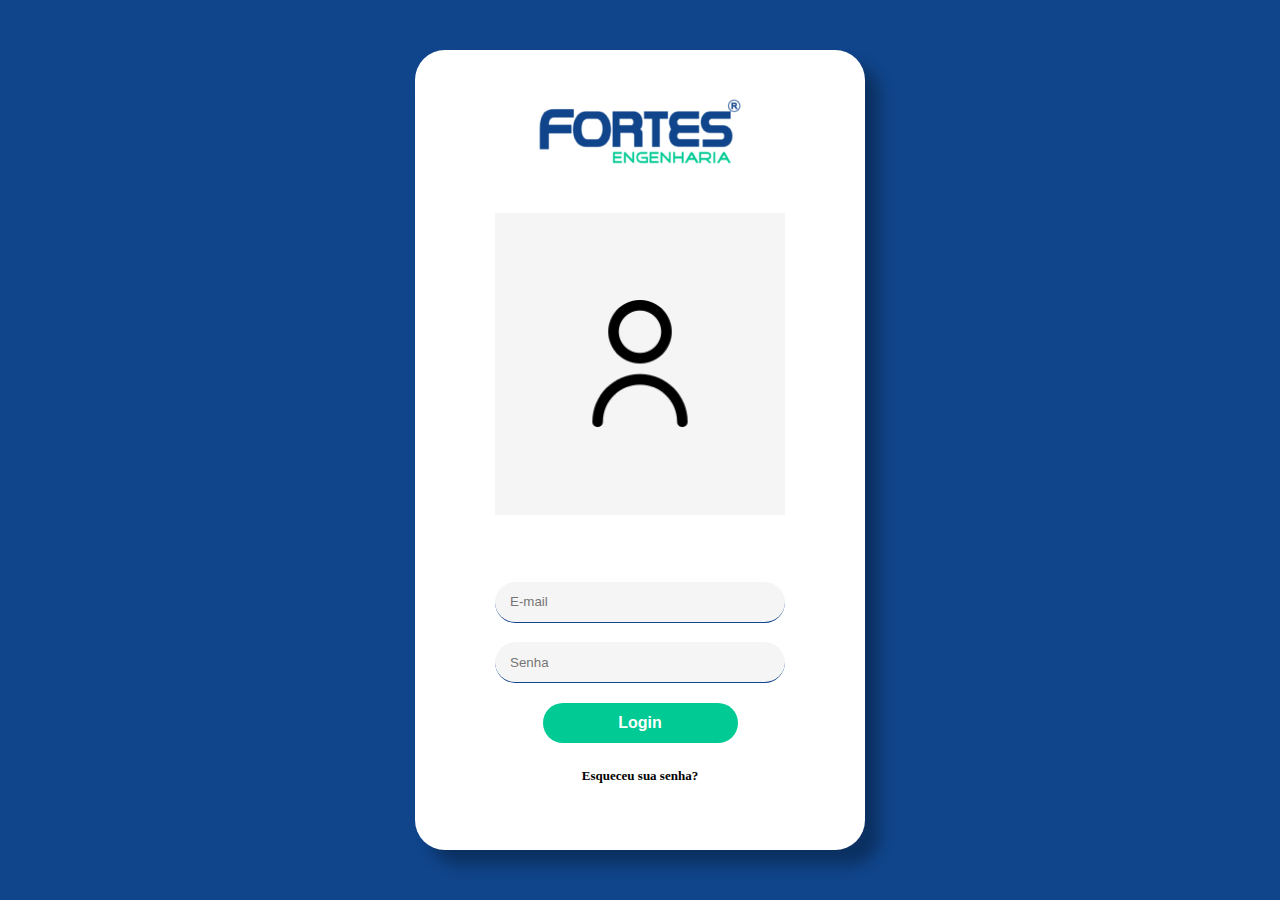
<file: index.html>
<!DOCTYPE html>
<html lang="pt-br">
<head>
    <meta charset="UTF-8">
    <meta http-equiv="X-UA-Compatible" content="IE=edge">
    <meta name="viewport" content="width=device-width, initial-scale=1.0">
    <link rel="stylesheet" href="./assets/css/root.css">
    <link rel="stylesheet" href="./assets/css/reset.css">
    <link rel="stylesheet" href="./assets/css/display.css">
    <link rel="stylesheet" href="./assets/css/index.css">
    <link rel="preconnect" href="https://fonts.googleapis.com">
    <link rel="preconnect" href="https://fonts.gstatic.com" crossorigin>
    <link href="https://fonts.googleapis.com/css2?family=Inter:wght@100;400;700;900&family=Montserrat:wght@100;400;500;700&family=Roboto:wght@300;400;500;700;900&display=swap" rel="stylesheet">
    <title>Login | Fortes</title>
</head>
<body class="corpo">
    <main class="principal">
        <img src="./assets/img/fortes.png" class="logo">
        <div class="container_icon">
            <img src="./assets/img/icon.png" class="icon">
        </div>
        <form class="container_login">
            <div class="login">
                <input type="email" class="input" placeholder="E-mail"
                onfocus="this.placeholder=''"
                onblur="this.placeholder='E-mail'" id="email" required>
                <label class="label">E-mail</label>
            </div>
            <div class="login">
                <input type="password" class="input" placeholder="Senha"
                onfocus="this.placeholder=''"
                onblur="this.placeholder='Senha'" id="senha" required>
                <label class="label">Senha</label>
            </div>
            <div class="container_button">
                <button class="button" id="btn">Login</button>
                <p><a href="./senha.html" class="link">Esqueceu sua senha?</a></p>
            </div>
        </form>
    </main>
</body>
<script src="./assets/js/login.js"></script>
</html>
</file>
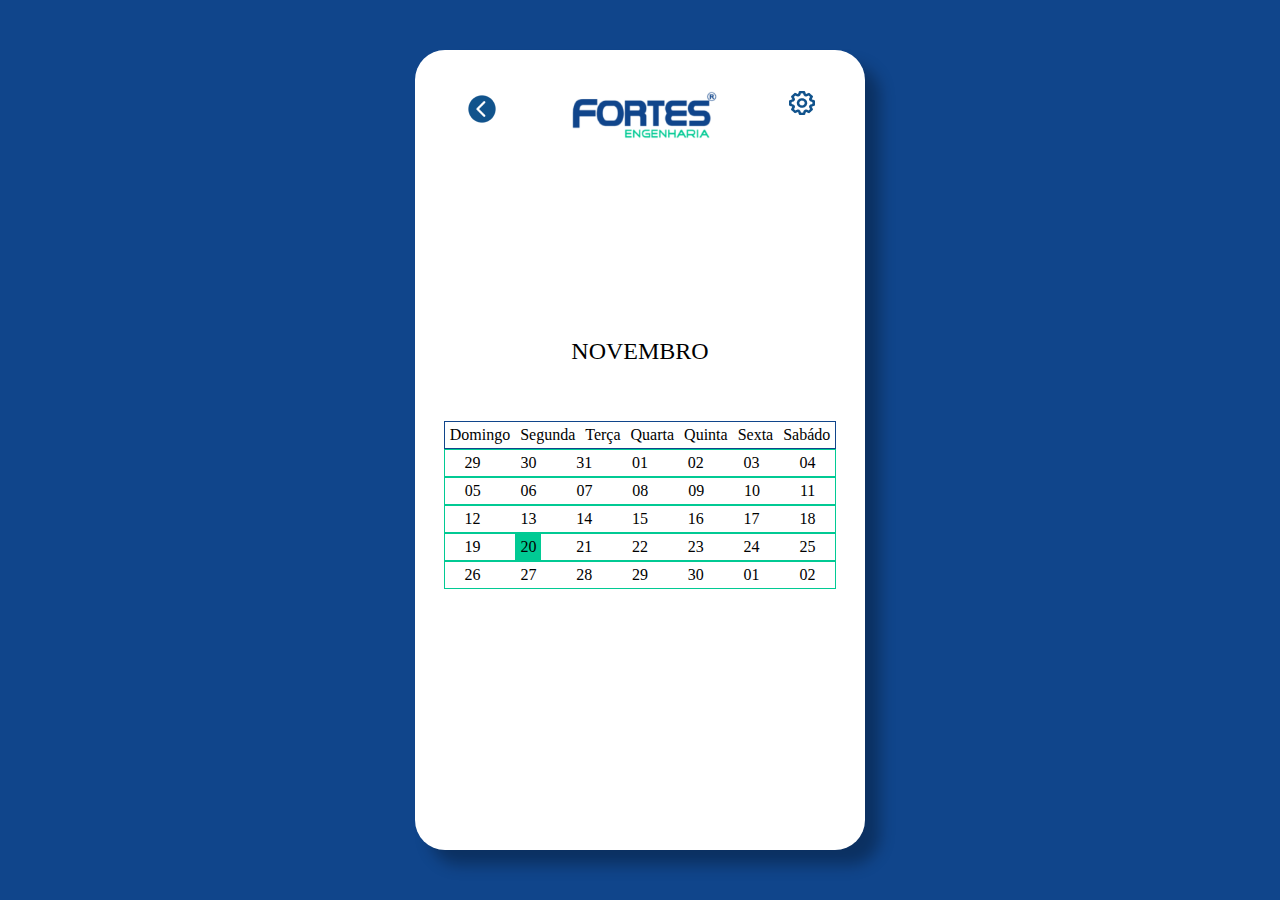
<file: calendario.html>
<!DOCTYPE html>
<html lang="pt-br">
<head>
    <meta charset="UTF-8">
    <meta http-equiv="X-UA-Compatible" content="IE=edge">
    <meta name="viewport" content="width=device-width, initial-scale=1.0">
    <link rel="stylesheet" href="./assets/css/root.css">
    <link rel="stylesheet" href="./assets/css/reset.css">
    <link rel="stylesheet" href="./assets/css/display.css">
    <link rel="stylesheet" href="./assets/css/calendario.css">
    <link rel="preconnect" href="https://fonts.googleapis.com">
    <link rel="preconnect" href="https://fonts.googleapis.com">
    <link rel="preconnect" href="https://fonts.gstatic.com" crossorigin>
    <link href="https://fonts.googleapis.com/css2?family=Fira+Sans:wght@100;300;500;700;900&display=swap" rel="stylesheet">
    <link href="https://fonts.googleapis.com/css2?family=Inter:wght@100;400;700;900&family=Montserrat:wght@100;400;500;700&family=Roboto:wght@300;400;500;700;900&display=swap" rel="stylesheet">
    <title>Calendário | Fortes</title>
</head>
<body class="corpo">
    <main class="principal">
        <header class="cabecalho">
            <div class="container_home">
                <img src="./assets/img/voltar.png" class="voltar">
            </div>
            <img src="./assets/img/fortes.png" class="logo">
            <div class="container_config">
                <img src="./assets/img/config.png" class="config">
            </div>
        </header>
        <section class="container_principal">
            <h2 class="texto_mes">NOVEMBRO</h2>
            <table class="table">
                <tr class="dias">
                    <td>Domingo</td>
                    <td>Segunda</td>
                    <td>Terça</td>
                    <td>Quarta</td>
                    <td>Quinta</td>
                    <td>Sexta</td>
                    <td>Sabádo</td>
                </tr>
                <tr class="numeros">
                    <td>29</td>
                    <td>30</td>
                    <td>31</td>
                    <td>01</td>
                    <td>02</td>
                    <td>03</td>
                    <td>04</td>
                </tr>
                <tr class="numeros">
                    <td>05</td>
                    <td>06</td>
                    <td>07</td>
                    <td>08</td>
                    <td>09</td>
                    <td>10</td>
                    <td>11</td>
                </tr>
                <tr class="numeros">
                    <td>12</td>
                    <td>13</td>
                    <td>14</td>
                    <td>15</td>
                    <td>16</td>
                    <td>17</td>
                    <td>18</td>
                </tr>
                <tr class="numeros">
                    <td>19</td>
                    <td class="hoje">20</td>
                    <td>21</td>
                    <td>22</td>
                    <td>23</td>
                    <td>24</td>
                    <td>25</td>
                </tr>
                <tr class="numeros">
                    <td>26</td>
                    <td>27</td>
                    <td>28</td>
                    <td>29</td>
                    <td>30</td>
                    <td>01</td>
                    <td>02</td>

                </tr>
            </table>
        </section>
    </main>
</body>
</html>
</file>
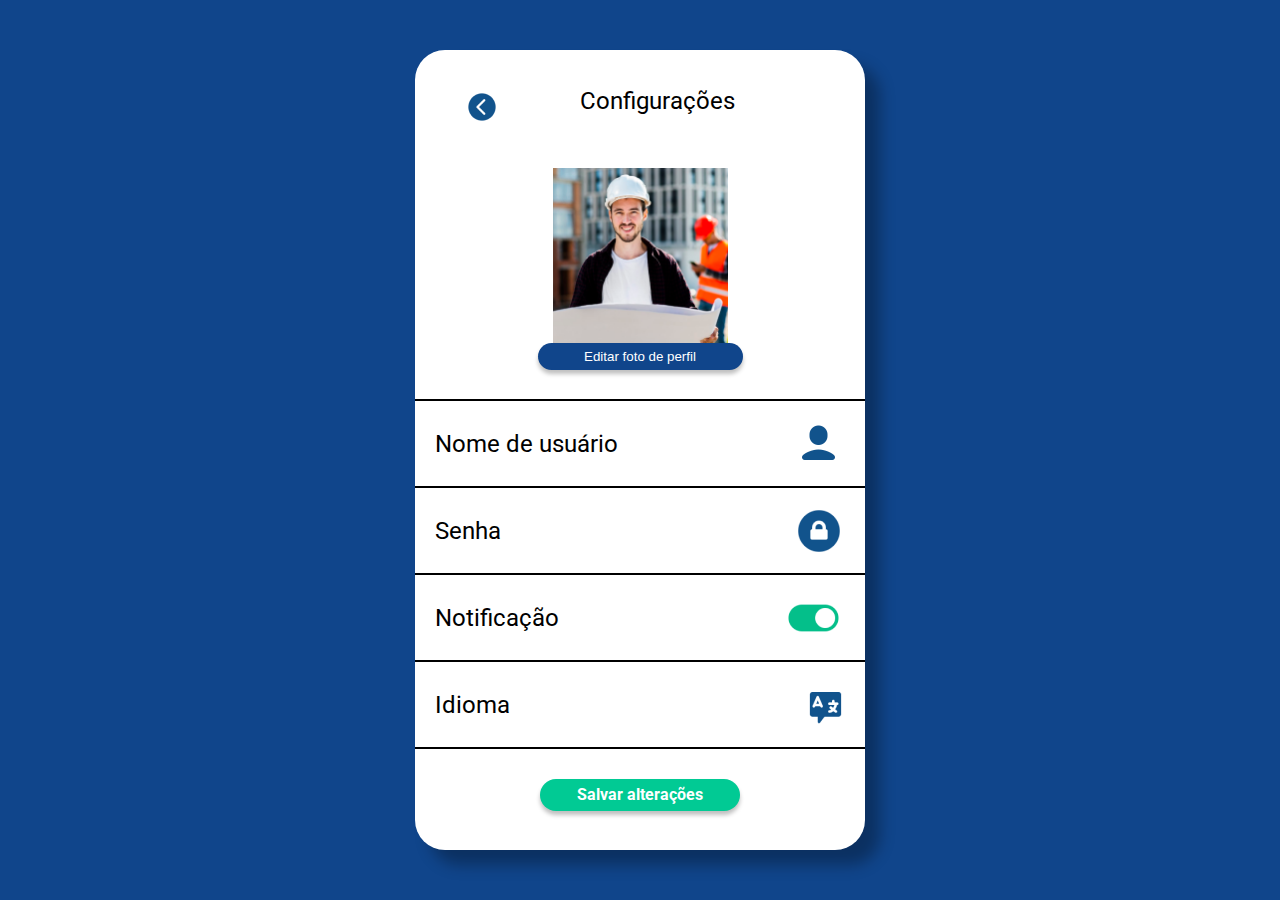
<file: configuracoes.html>
<!DOCTYPE html>
<html lang="pt-br">
<head>
    <meta charset="UTF-8">
    <meta http-equiv="X-UA-Compatible" content="IE=edge">
    <meta name="viewport" content="width=device-width, initial-scale=1.0">
    <link rel="stylesheet" href="./assets/css/root.css">
    <link rel="stylesheet" href="./assets/css/reset.css">
    <link rel="stylesheet" href="./assets/css/display.css">
    <link rel="stylesheet" href="./assets/css/configuracoes.css">
    <link rel="preconnect" href="https://fonts.googleapis.com">
    <link rel="preconnect" href="https://fonts.googleapis.com">
    <link rel="preconnect" href="https://fonts.gstatic.com" crossorigin>
    <link href="https://fonts.googleapis.com/css2?family=Fira+Sans:wght@100;300;500;700;900&display=swap" rel="stylesheet">
    <link href="https://fonts.googleapis.com/css2?family=Inter:wght@100;400;700;900&family=Montserrat:wght@100;400;500;700&family=Roboto:wght@300;400;500;700;900&display=swap" rel="stylesheet">
    <link href="https://fonts.googleapis.com/css2?family=Roboto+Condensed:wght@300;400;500;700&display=swap" rel="stylesheet">
    <title>Configuração | Fortes</title>
</head>
<body class="corpo">
    <main class="principal">
        <header class="cabecalho">
            <div class="container_home">
                <a href="./qrcode.html"><img src="./assets/img/voltar.png" class="voltar"></a>
            </div>
            <h1 class="titulo_page">Configurações</h1>
            <div class="container_config">
                <img src="./assets/img/config.png" class="config">
            </div>
        </header>
        <section class="container_principal">
            <div class="container_perfil">
                <img src="./assets/img/perfil.png" class="perfil">
                <button class="btn">Editar foto de perfil</button>
            </div>
            <div class="container_funcoes">
                <div class="funcao">
                    <p class="texto">Nome de usuário</p>
                    <img src="./assets/img/user2.png" class="icon">
                </div>
                <div class="funcao">
                    <p class="texto">Senha</p>
                    <img src="./assets/img/senha.png" class="icon">
                </div>
                <div class="funcao">
                    <p class="texto">Notificação</p>
                    <img src="./assets/img/toggle.png" class="icon">
                </div>
                <a href="./idioma.html" class="funcao">
                    <p class="texto">Idioma</p>
                    <img src="./assets/img/idioma.png" class="icon">
                </a>
            </div>
            <a href="./qrcode.html" class="btn_fim">Salvar alterações</a>
        </section>
    </main>
</body>
</file>
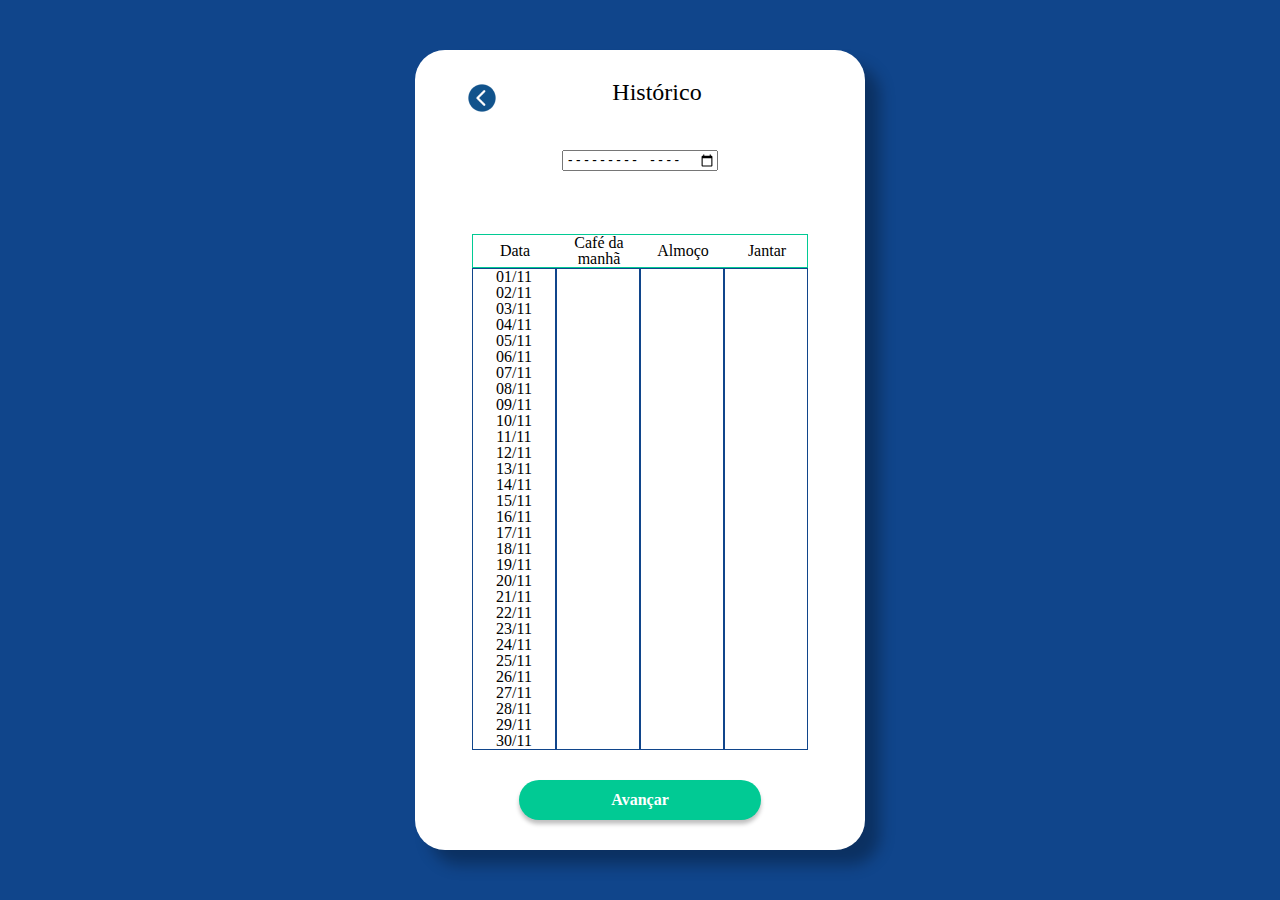
<file: historico.html>
<!DOCTYPE html>
<html lang="pt-br">
<head>
    <meta charset="UTF-8">
    <meta http-equiv="X-UA-Compatible" content="IE=edge">
    <meta name="viewport" content="width=device-width, initial-scale=1.0">
    <link rel="stylesheet" href="./assets/css/root.css">
    <link rel="stylesheet" href="./assets/css/reset.css">
    <link rel="stylesheet" href="./assets/css/display.css">
    <link rel="stylesheet" href="./assets/css/historico.css">
    <link rel="preconnect" href="https://fonts.googleapis.com">
    <link rel="preconnect" href="https://fonts.googleapis.com">
    <link rel="preconnect" href="https://fonts.gstatic.com" crossorigin>
    <link href="https://fonts.googleapis.com/css2?family=Fira+Sans:wght@100;300;500;700;900&display=swap" rel="stylesheet">
    <link href="https://fonts.googleapis.com/css2?family=Inter:wght@100;400;700;900&family=Montserrat:wght@100;400;500;700&family=Roboto:wght@300;400;500;700;900&display=swap" rel="stylesheet">
    <link href="https://fonts.googleapis.com/css2?family=Roboto+Condensed:wght@300;400;500;700&display=swap" rel="stylesheet">
    <title>Histórico | Fortes</title>
</head>
<body class="corpo">
    <main class="principal">
        <header class="cabecalho">
            <div class="container_home">
                <a href="qrcode.html"><img src="./assets/img/voltar.png" class="voltar"></a>
            </div>
            <h1 class="titulo_page">Histórico</h1>
            <div class="container_config">
                <img src="./assets/img/config.png" class="config">
            </div>
        </header>
        <section class="container_principal">
            <div class="input_mes">
                <input type="month" class="mes">
            </div>
            <table class="tabela_mes">
                <thead>   
                    <tr class="itens">
                        <td>Data</td>
                        <td>Café da manhã</td>
                        <td>Almoço</td>
                        <td>Jantar</td>
                    </tr>
                </thead>
                <tbody>
                    <tr class="dias">
                        <td>01/11</td>
                        <td>02/11</td>
                        <td>03/11</td>
                        <td>04/11</td>
                        <td>05/11</td>
                        <td>06/11</td>
                        <td>07/11</td>
                        <td>08/11</td>
                        <td>09/11</td>
                        <td>10/11</td>
                        <td>11/11</td>
                        <td>12/11</td>
                        <td>13/11</td>
                        <td>14/11</td>
                        <td>15/11</td>
                        <td>16/11</td>
                        <td>17/11</td>
                        <td>18/11</td>
                        <td>19/11</td>
                        <td>20/11</td>
                        <td>21/11</td>
                        <td>22/11</td>
                        <td>23/11</td>
                        <td>24/11</td>
                        <td>25/11</td>
                        <td>26/11</td>
                        <td>27/11</td>
                        <td>28/11</td>
                        <td>29/11</td>
                        <td>30/11</td>
                    </tr>
                    <tr class="dias">
                        <td></td>
                        <td></td>
                        <td></td>
                        <td></td>
                        <td></td>
                        <td></td>
                        <td></td>
                        <td></td>
                        <td></td>
                        <td></td>
                        <td></td>
                        <td></td>
                        <td></td>
                        <td></td>
                        <td></td>
                        <td></td>
                        <td></td>
                        <td></td>
                        <td></td>
                        <td></td>
                        <td></td>
                        <td></td>
                        <td></td>
                        <td></td>
                        <td></td>
                        <td></td>
                        <td></td>
                        <td></td>
                        <td></td>
                        <td></td>
                    </tr>
                    <tr class="dias">
                        <td></td>
                        <td></td>
                        <td></td>
                        <td></td>
                        <td></td>
                        <td></td>
                        <td></td>
                        <td></td>
                        <td></td>
                        <td></td>
                        <td></td>
                        <td></td>
                        <td></td>
                        <td></td>
                        <td></td>
                        <td></td>
                        <td></td>
                        <td></td>
                        <td></td>
                        <td></td>
                        <td></td>
                        <td></td>
                        <td></td>
                        <td></td>
                        <td></td>
                        <td></td>
                        <td></td>
                        <td></td>
                        <td></td>
                        <td></td>
                    </tr>
                    <tr class="dias">
                        <td></td>
                        <td></td>
                        <td></td>
                        <td></td>
                        <td></td>
                        <td></td>
                        <td></td>
                        <td></td>
                        <td></td>
                        <td></td>
                        <td></td>
                        <td></td>
                        <td></td>
                        <td></td>
                        <td></td>
                        <td></td>
                        <td></td>
                        <td></td>
                        <td></td>
                        <td></td>
                        <td></td>
                        <td></td>
                        <td></td>
                        <td></td>
                        <td></td>
                        <td></td>
                        <td></td>
                        <td></td>
                        <td></td>
                        <td></td>
                    </tr>
                </tbody>
            </table>
        </section>
        <a href="./programacao.html" class="button">Avançar</a>
    </main>
</body>
</file>
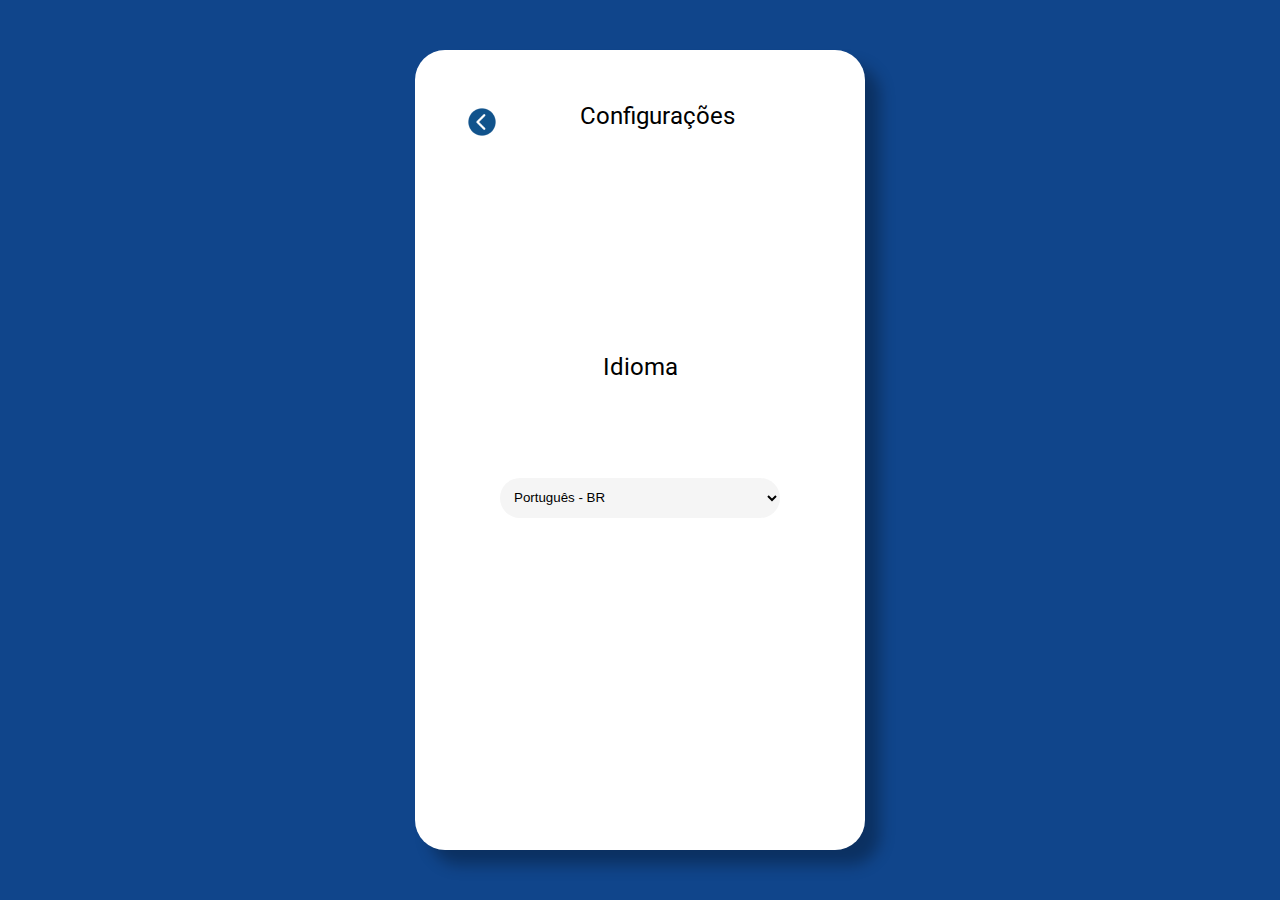
<file: idioma.html>
<!DOCTYPE html>
<html lang="pt-br">
<head>
    <meta charset="UTF-8">
    <meta http-equiv="X-UA-Compatible" content="IE=edge">
    <meta name="viewport" content="width=device-width, initial-scale=1.0">
    <link rel="stylesheet" href="./assets/css/root.css">
    <link rel="stylesheet" href="./assets/css/reset.css">
    <link rel="stylesheet" href="./assets/css/display.css">
    <link rel="stylesheet" href="./assets/css/idioma.css">
    <link rel="preconnect" href="https://fonts.googleapis.com">
    <link rel="preconnect" href="https://fonts.googleapis.com">
    <link rel="preconnect" href="https://fonts.gstatic.com" crossorigin>
    <link href="https://fonts.googleapis.com/css2?family=Fira+Sans:wght@100;300;500;700;900&display=swap" rel="stylesheet">
    <link href="https://fonts.googleapis.com/css2?family=Inter:wght@100;400;700;900&family=Montserrat:wght@100;400;500;700&family=Roboto:wght@300;400;500;700;900&display=swap" rel="stylesheet">
    <link href="https://fonts.googleapis.com/css2?family=Roboto+Condensed:wght@300;400;500;700&display=swap" rel="stylesheet">
    <title>Senha | Fortes</title>
</head>
<body class="corpo">
    <main class="principal">
        <header class="cabecalho">
            <div class="container_home">
                <a href="./configuracoes.html"><img src="./assets/img/voltar.png" class="voltar"></a>
            </div>
            <h1 class="titulo_page">Configurações</h1>
            <div class="container_config">
                <img src="./assets/img/config.png" class="config">
            </div>
        </header>
        <div class="container_principal">
            <h2 class="titulo">Idioma</h2>
            <select name="idioma" class="input">
                <option value="pt-br">Português - BR</option>
                <option value="en-us">Inglês - US</option>
            </select>
        </div>
    </main>
</body>
</file>
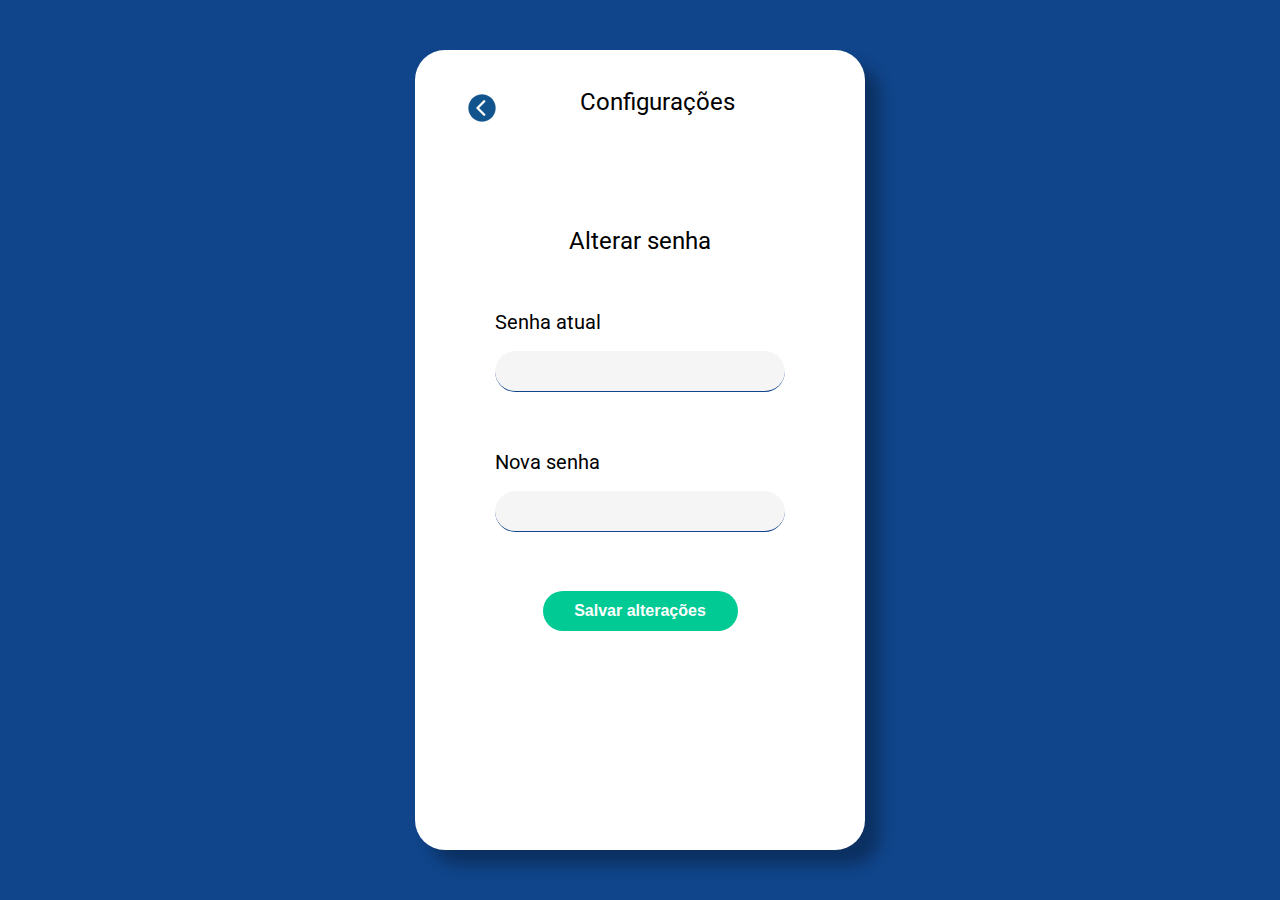
<file: mudasenha.html>
<!DOCTYPE html>
<html lang="pt-br">
<head>
    <meta charset="UTF-8">
    <meta http-equiv="X-UA-Compatible" content="IE=edge">
    <meta name="viewport" content="width=device-width, initial-scale=1.0">
    <link rel="stylesheet" href="./assets/css/root.css">
    <link rel="stylesheet" href="./assets/css/reset.css">
    <link rel="stylesheet" href="./assets/css/display.css">
    <link rel="stylesheet" href="./assets/css/mudasenha.css">
    <link rel="preconnect" href="https://fonts.googleapis.com">
    <link rel="preconnect" href="https://fonts.googleapis.com">
    <link rel="preconnect" href="https://fonts.gstatic.com" crossorigin>
    <link href="https://fonts.googleapis.com/css2?family=Fira+Sans:wght@100;300;500;700;900&display=swap" rel="stylesheet">
    <link href="https://fonts.googleapis.com/css2?family=Inter:wght@100;400;700;900&family=Montserrat:wght@100;400;500;700&family=Roboto:wght@300;400;500;700;900&display=swap" rel="stylesheet">
    <link href="https://fonts.googleapis.com/css2?family=Roboto+Condensed:wght@300;400;500;700&display=swap" rel="stylesheet">
    <title>Senha | Fortes</title>
</head>
<body class="corpo">
    <main class="principal">
        <header class="cabecalho">
            <div class="container_home">
                <img src="./assets/img/voltar.png" class="voltar">
            </div>
            <h1 class="titulo_page">Configurações</h1>
            <div class="container_config">
                <img src="./assets/img/config.png" class="config">
            </div>
        </header>
        <form class="container_principal">
            <h2 class="titulo">Alterar senha</h2>
            <div class="input_label">
                <label class="label">Senha atual</label>
                <input type="senha" class="input" required>
            </div>
            <div class="input_label">
                <label class="label">Nova senha</label>
                <input type="senha" class="input" required>
            </div>
            <div class="container_button">
                <button class="button" id="btn">Salvar alterações</button>
            </div>
        </form>
    </main>
</body>
</file>
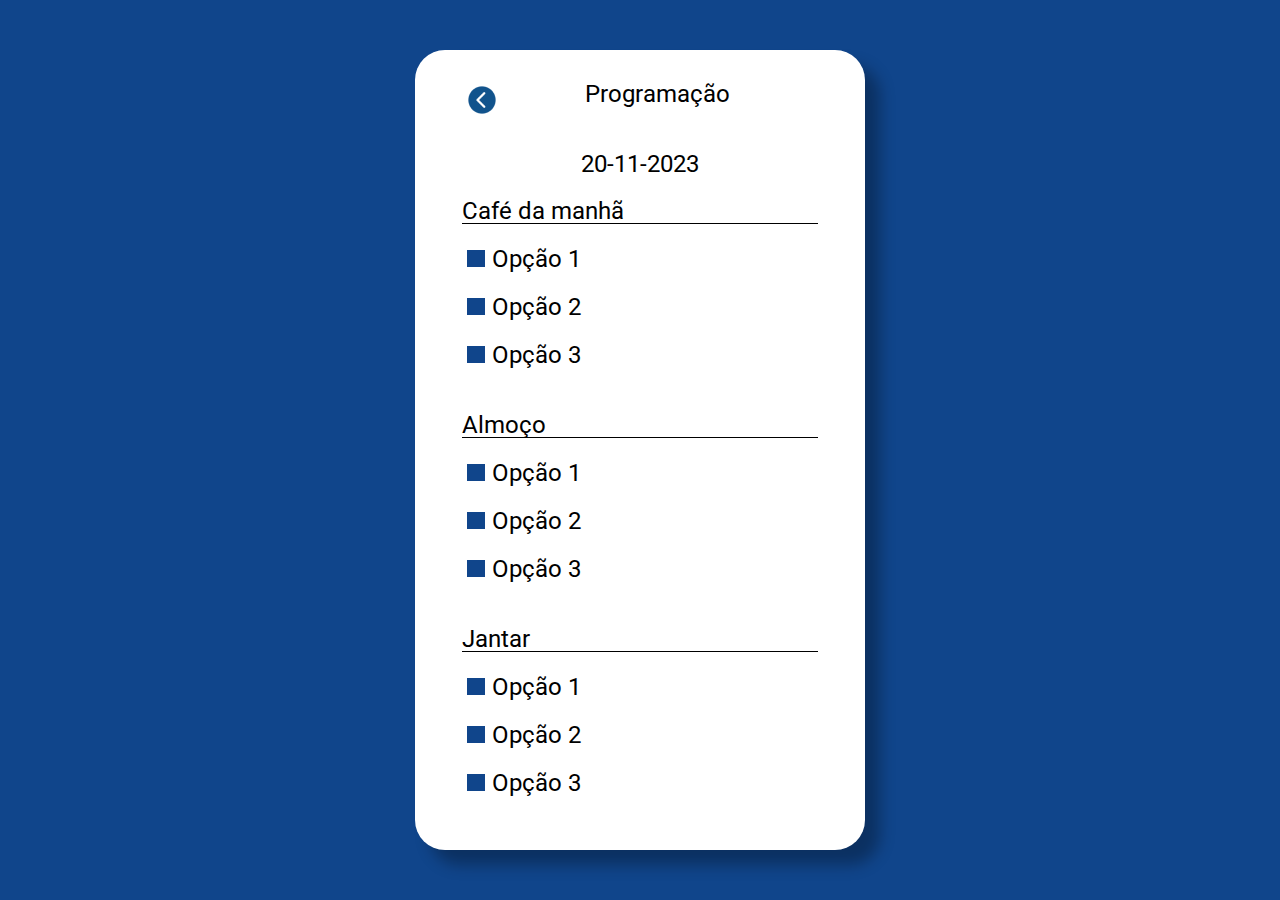
<file: programacao.html>
<!DOCTYPE html>
<html lang="pt-br">
<head>
    <meta charset="UTF-8">
    <meta http-equiv="X-UA-Compatible" content="IE=edge">
    <meta name="viewport" content="width=device-width, initial-scale=1.0">
    <link rel="stylesheet" href="./assets/css/root.css">
    <link rel="stylesheet" href="./assets/css/reset.css">
    <link rel="stylesheet" href="./assets/css/display.css">
    <link rel="stylesheet" href="./assets/css/programacao.css">
    <link rel="preconnect" href="https://fonts.googleapis.com">
    <link rel="preconnect" href="https://fonts.googleapis.com">
    <link rel="preconnect" href="https://fonts.gstatic.com" crossorigin>
    <link href="https://fonts.googleapis.com/css2?family=Fira+Sans:wght@100;300;500;700;900&display=swap" rel="stylesheet">
    <link href="https://fonts.googleapis.com/css2?family=Inter:wght@100;400;700;900&family=Montserrat:wght@100;400;500;700&family=Roboto:wght@300;400;500;700;900&display=swap" rel="stylesheet">
    <link href="https://fonts.googleapis.com/css2?family=Roboto+Condensed:wght@300;400;500;700&display=swap" rel="stylesheet">
    <title>Calendário | Fortes</title>
</head>
<body class="corpo">
    <main class="principal">
        <header class="cabecalho">
            <div class="container_home">
                <a href="./historico.html"><img src="./assets/img/voltar.png" class="voltar"></a>
            </div>
            <h1 class="titulo_page">Programação</h1>
            <div class="container_config">
                <img src="./assets/img/config.png" class="config">
            </div>
        </header>
        <section class="container_principal">
            <h2 class="data">20-11-2023</h2>
            <div class="refeicao">
                <h3 class="titulo">Café da manhã</h3>
                <ul class="lista">
                    <li>Opção 1</li>
                    <li>Opção 2</li>
                    <li>Opção 3</li>
                </ul>
            </div>
            <div class="refeicao">
                <h3 class="titulo">Almoço</h3>
                <ul class="lista">
                    <li>Opção 1</li>
                    <li>Opção 2</li>
                    <li>Opção 3</li>
                </ul>
            </div>
            <div class="refeicao">
                <h3 class="titulo">Jantar</h3>
                <ul class="lista">
                    <li>Opção 1</li>
                    <li>Opção 2</li>
                    <li>Opção 3</li>
                </ul>
            </div>
        </section>
    </main>
</body>
</file>
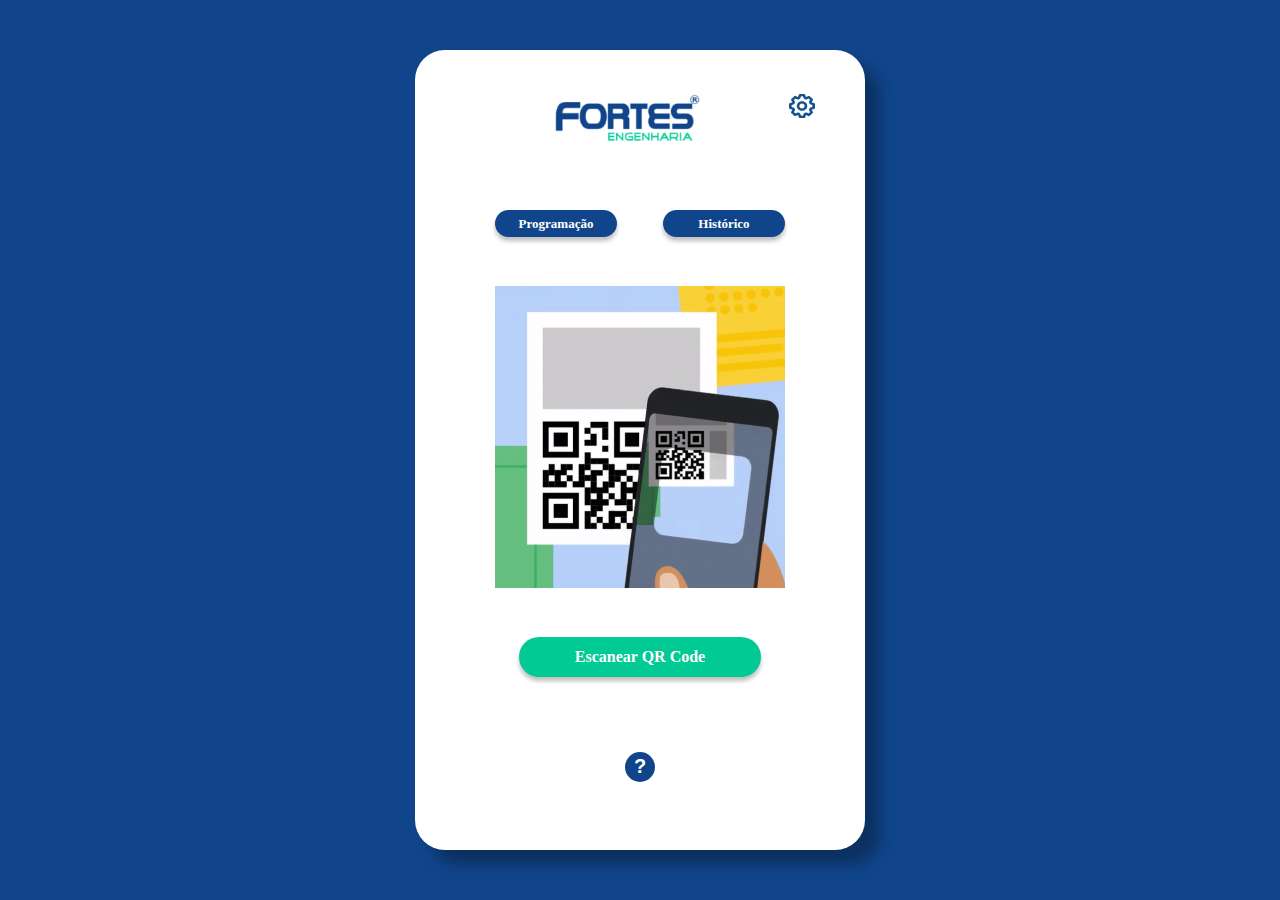
<file: qrcode.html>
<!DOCTYPE html>
<html lang="pt-br">
<head>
    <meta charset="UTF-8">
    <meta http-equiv="X-UA-Compatible" content="IE=edge">
    <meta name="viewport" content="width=device-width, initial-scale=1.0">
    <link rel="stylesheet" href="./assets/css/root.css">
    <link rel="stylesheet" href="./assets/css/reset.css">
    <link rel="stylesheet" href="./assets/css/display.css">
    <link rel="stylesheet" href="./assets/css/qrcode.css">
    <link rel="preconnect" href="https://fonts.googleapis.com">
    <link rel="preconnect" href="https://fonts.gstatic.com" crossorigin>
    <link href="https://fonts.googleapis.com/css2?family=Inter:wght@100;400;700;900&family=Montserrat:wght@100;400;500;700&family=Roboto:wght@300;400;500;700;900&display=swap" rel="stylesheet">
    <title>Home | Fortes</title>
</head>
<body class="corpo">
    <main class="principal">
        <header class="cabecalho">
            <div class="container_home">
                <img src="./assets/img/home.png" class="home">
            </div>
            <img src="./assets/img/fortes.png" class="logo">
            <div class="container_config">
                <a href="./configuracoes.html"><img src="./assets/img/config.png" class="config"></a>
            </div>
        </header>
        <section class="container_principal">
            <div class="container_btns">
                <a href="./programacao.html" class="button" id="prog">Programação</a>
                <a href="./historico.html" class="button" id="hist">Histórico</a>
            </div>
            <img src="./assets/img/img_exe.png" class="img_exemplo">
            <div class="container_submit">
                <a href="./qrcode2.html" class="submit" id="qrcode">Escanear QR Code</a>
                <button class="ajuda">?</button>
            </div>
        </section>
    </main>
</body>
</html>
</file>
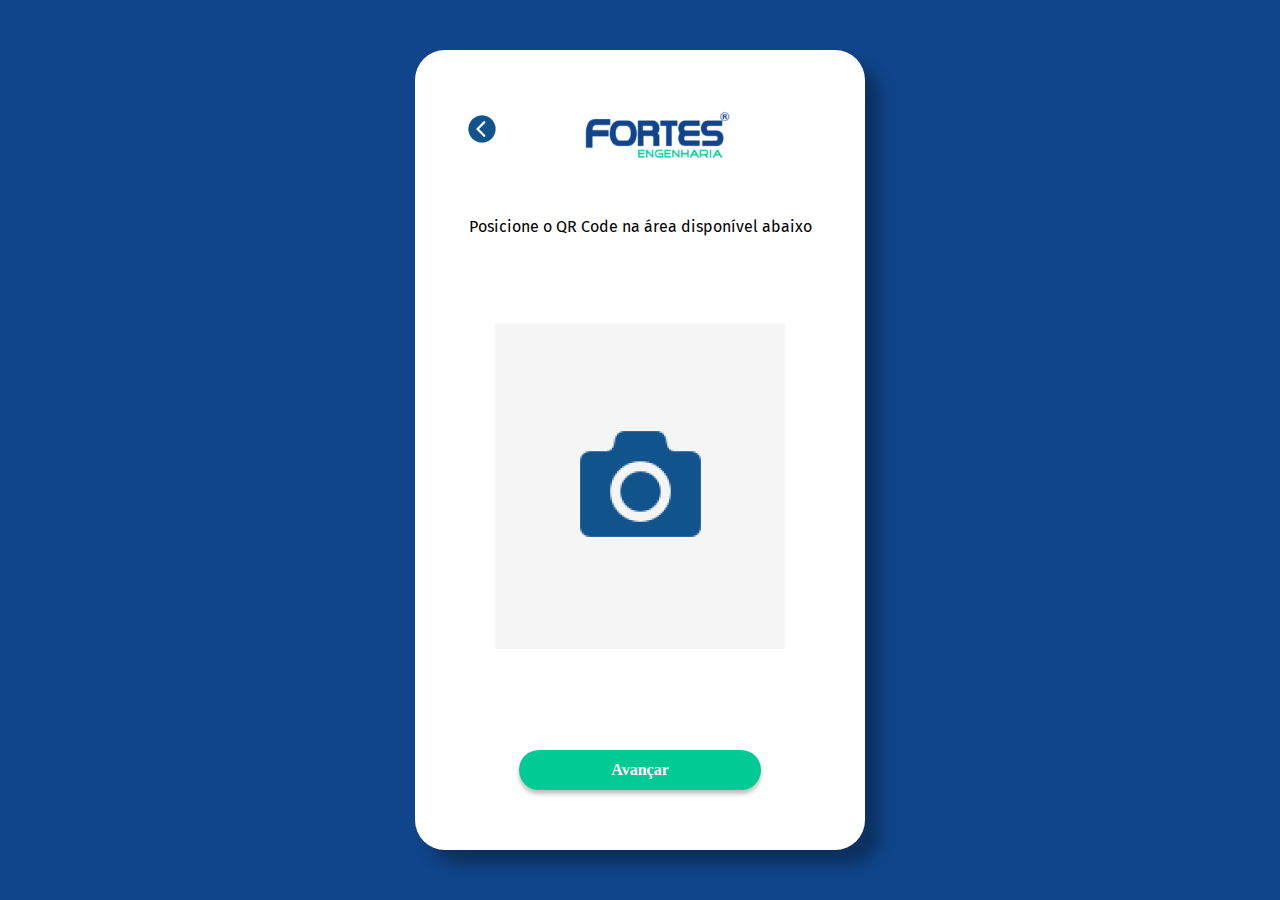
<file: qrcode2.html>
<!DOCTYPE html>
<html lang="pt-br">
<head>
    <meta charset="UTF-8">
    <meta http-equiv="X-UA-Compatible" content="IE=edge">
    <meta name="viewport" content="width=device-width, initial-scale=1.0">
    <link rel="stylesheet" href="./assets/css/root.css">
    <link rel="stylesheet" href="./assets/css/reset.css">
    <link rel="stylesheet" href="./assets/css/display.css">
    <link rel="stylesheet" href="./assets/css/qrcode2.css">
    <link rel="preconnect" href="https://fonts.googleapis.com">
    <link rel="preconnect" href="https://fonts.googleapis.com">
    <link rel="preconnect" href="https://fonts.gstatic.com" crossorigin>
    <link href="https://fonts.googleapis.com/css2?family=Fira+Sans:wght@100;300;500;700;900&display=swap" rel="stylesheet">
    <link href="https://fonts.googleapis.com/css2?family=Inter:wght@100;400;700;900&family=Montserrat:wght@100;400;500;700&family=Roboto:wght@300;400;500;700;900&display=swap" rel="stylesheet">
    <title>QR Code | Fortes</title>
</head>
<body class="corpo">
    <main class="principal">
        <header class="cabecalho">
            <div class="container_home">
                <a href="qrcode.html"><img src="./assets/img/voltar.png" class="voltar"></a>
            </div>
            <img src="./assets/img/fortes.png" class="logo">
            <div class="container_config">
                <img src="./assets/img/config.png" class="config">
            </div>
        </header>
        <section class="container_principal">
            <h2 class="titulo">Posicione o QR Code na área disponível abaixo</h2>
            <div class="container_imagem">
                <img src="./assets/img/camera.png" class="camera">
            </div>
        </section>
        <a href="./opcoes.html" class="button">Avançar</a>
    </main>
</body>
</html>
</file>
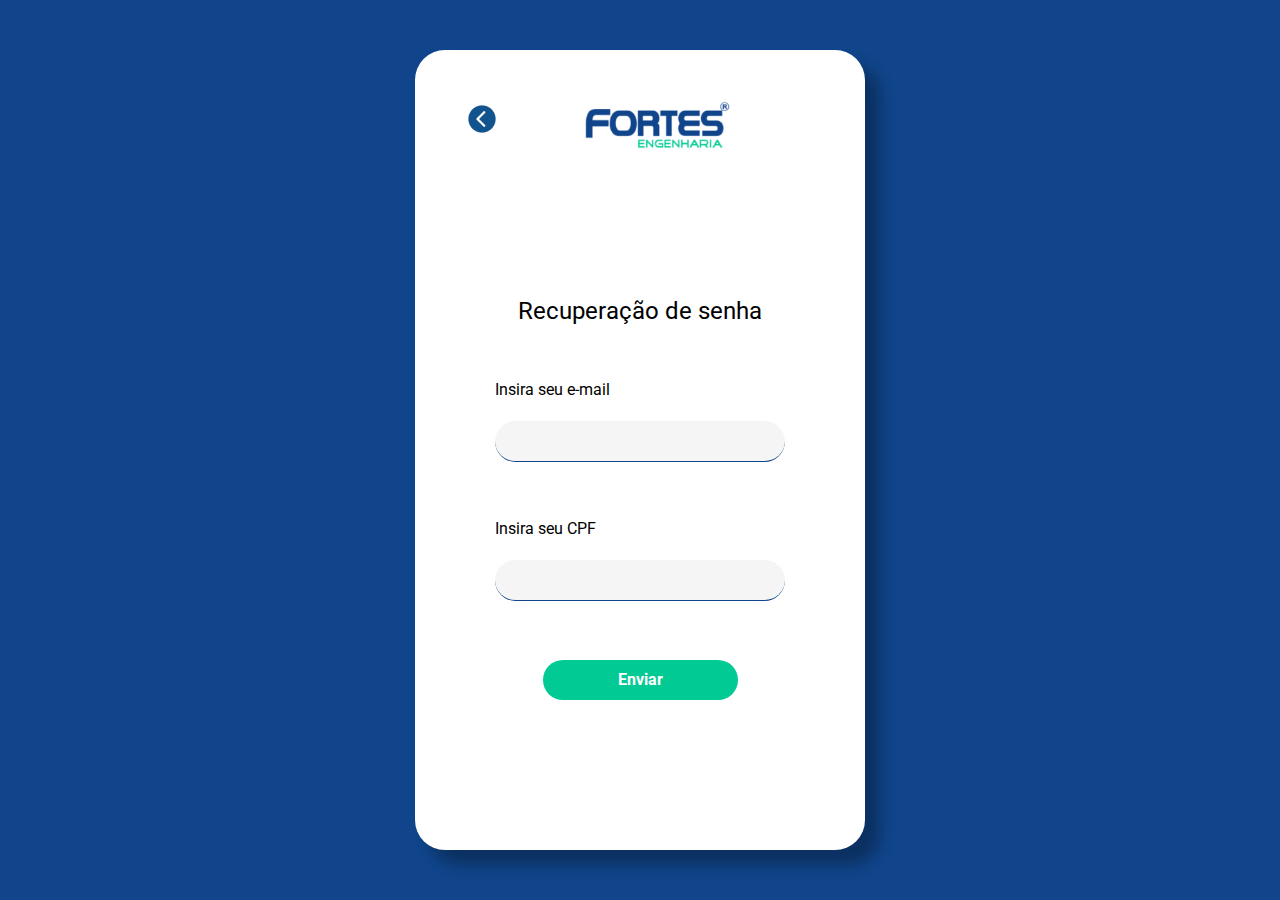
<file: senha.html>
<!DOCTYPE html>
<html lang="pt-br">
<head>
    <meta charset="UTF-8">
    <meta http-equiv="X-UA-Compatible" content="IE=edge">
    <meta name="viewport" content="width=device-width, initial-scale=1.0">
    <link rel="stylesheet" href="./assets/css/root.css">
    <link rel="stylesheet" href="./assets/css/reset.css">
    <link rel="stylesheet" href="./assets/css/display.css">
    <link rel="stylesheet" href="./assets/css/senha.css">
    <link rel="preconnect" href="https://fonts.googleapis.com">
    <link rel="preconnect" href="https://fonts.googleapis.com">
    <link rel="preconnect" href="https://fonts.gstatic.com" crossorigin>
    <link href="https://fonts.googleapis.com/css2?family=Fira+Sans:wght@100;300;500;700;900&display=swap" rel="stylesheet">
    <link href="https://fonts.googleapis.com/css2?family=Inter:wght@100;400;700;900&family=Montserrat:wght@100;400;500;700&family=Roboto:wght@300;400;500;700;900&display=swap" rel="stylesheet">
    <link href="https://fonts.googleapis.com/css2?family=Roboto+Condensed:wght@300;400;500;700&display=swap" rel="stylesheet">
    <title>Recuperar | Fortes</title>
</head>
<body class="corpo">
    <main class="principal">
        <header class="cabecalho">
            <div class="container_home">
               <a href="./index.html"><img src="./assets/img/voltar.png" class="voltar"></a>
            </div>
            <img src="./assets/img/fortes.png" class="logo">
            <div class="container_config">
                <img src="./assets/img/config.png" class="config">
            </div>
        </header>
        <form class="container_principal">
            <h2 class="titulo_page">Recuperação de senha</h2>
            <div class="input_label">
                <label class="label">Insira seu e-mail</label>
                <input type="email" class="input" required>
            </div>
            <div class="input_label">
                <label class="label">Insira seu CPF</label>
                <input type="number" class="input" required>
            </div>
            <div class="container_button">
                <a href="./index.html" class="button" id="btn">Enviar</a>
            </div>
        </form>
    </main>
</body>
</html>
</file>
<file: assets/css/root.css>
:root {
    /* Cores */
    --navy: #10458B;
    --white: #FFFFFF;
    --green: #01CA94;
    --black: #000000;
    --gray: #F5F5F5;
    --red: #FF0000;

    /* Fontes */
    --inter: 'Inter';
    --fira: 'Fira Sans';
    --Roboto: 'Roboto'
}
</file>
<file: assets/css/display.css>
.corpo {
    background: var(--navy);
    height: 100vh;
    display: flex;
    justify-content: center;
    flex-direction: column;
    align-items: center;
}

.principal {
    background: var(--white);
    height: 800px;
    width: 450px;
    border-radius: 30px;
    display: flex;
    flex-direction: column;
    justify-content: space-evenly;
    align-items: center;
    box-shadow: 15px 15px 15px 0 rgba(0, 0, 0, 0.3);
}
</file>
<file: assets/css/index.css>
.container_icon {
    height: 302px;
    width: 290px;
    background: var(--gray);
    display: flex;
    justify-content: center;
    align-items: center;
}

.container_login {
    height: 240px;
    display: flex;
    flex-direction: column;
    justify-content: space-evenly;
    border-radius: 20px;
}

.login {
    position: relative;
}

.input {
    height: 40px;
    width: 260px;
    outline: 0;
    position: relative;
    z-index: 2;
    padding: 0 15px;
    border: none;
    border-bottom: 1px var(--navy) solid;
    border-radius: 30px;
    background: var(--gray);
}

.label {
    position: absolute;
    top: 0; left: 0;
    font-size: 12px;
    width: 35px;
    height: 12px;
    padding: 0 15px;
}

.input:hover {
    border-bottom: 1px var(--navy) solid;
}

.input:focus {
    border-bottom: 1px var(--green) solid;
}

.input:focus + .label,
.input:not(:placeholder-shown) + .label {
    z-index: 2;
}

.erro {
    border-bottom: 1px var(--red) solid;
}

.container_button {
    height: 80px;
    display: flex;
    flex-direction: column;
    align-items: center;
    justify-content: space-between;
    font: var(--inter);
}

.button {
    width: 195px;
    height: 40px;
    background: var(--green);
    color: var(--white);
    font-weight: 700;
    font-size: 16px;
    border: none;
    border-radius: 30px;
    cursor: pointer;
}

.link {
    font-weight: 700;
    font-size: 13px;
    text-decoration: none;
    color: var(--black);
}
</file>
<file: assets/css/calendario.css>
.cabecalho {
    display: flex;
    justify-content: space-between;
    width: 350px;
}

.logo {
    width: 157px;
    height: 48px;
}

.voltar, .camera {
    cursor: pointer;
}

.container_principal {
    margin-bottom: 220px ;
    margin-top: 160px;
    display: flex;
    align-items: center;
    flex-direction: column;
    justify-content: space-between;
    height: 250px;
}

.texto_mes {
    color: var(--black);
    font-size: 24px;
    font-weight: 400;
}

.numeros, .dias {
    display: flex;
    justify-content: space-around;
    align-items: center;
}

.dias {
    border: 1px solid var(--navy);
}

.dias td, .numeros td {
    padding: 5px;
}

.numeros {
    border: 1px solid var(--green);
}

.hoje {
    background: var(--green);
}
</file>
<file: assets/css/configuracoes.css>
.corpo {
    font-family: var(--Roboto);
}

.cabecalho {
    display: flex;
    justify-content: space-between;
    width: 350px;
}

.logo {
    width: 157px;
    height: 48px;
}

.voltar, .camera {
    cursor: pointer;
}

.config {
    display: none;
}

.titulo_page {
    font-size: 24px;
    font-weight: 400;
}

.container_principal {
    display: flex;
    flex-direction: column;
    align-items: center;
    justify-content: space-between;
    height: 643px;
}

.container_perfil {
    display: flex;
    flex-direction: column;
    align-items: center;
}

.perfil {
    width: 175px;
    height: 175px;
}

.btn {
    border-radius: 20px;
    background: var(--navy);
    box-shadow: 0px 4px 4px 0px rgba(0, 0, 0, 0.25);   
    color: var(--white);
    width: 205px;
    height: 27px;
    border: none;
}

.funcao {
    height: 85px;
    border-top: 2px solid var(--black);
    width: 410px;
    font-size: 24px;
    display: flex;
    justify-content: space-between;
    align-items: center;
    padding: 0 20px;
}

a {
    text-decoration: none;
    color: var(--black);
    cursor: pointer;
}

.container_funcoes:nth-last-child(2) {
    border-bottom: 2px solid var(--black);
}

.btn_fim {
    width: 200px;
    height: 32px;
    background: var(--green);
    color: var(--white);
    box-shadow: 0px 4px 4px 0px rgba(0, 0, 0, 0.25);   
    border-radius: 30px;
    border: none;
    font-family: var(--Inter);
    font-weight: 700;
    display: flex;
    flex-direction: column;
    justify-content: center;
    align-items: center;
    text-decoration: none;
    cursor: pointer;
}
</file>
<file: assets/css/historico.css>
.cabecalho {
    display: flex;
    justify-content: space-between;
    width: 350px;
}

.logo {
    width: 157px;
    height: 48px;
}

.voltar, .camera {
    cursor: pointer;
}

.config {
    display: none;
}

.titulo_page {
    font-size: 24px;
    font-weight: 400;
}

.container_principal {
    display: flex;
    flex-direction: column;
    justify-content: space-between;
    align-items: center;
    height: 600px;
}

.tabela_mes {
    height: 516px;
    width: 336px;
    display: flex;
    flex-direction: column;
}

thead, tbody {
    display: flex;
}

thead {
    border: 1px solid var(--green);
}

tbody > tr {
    border: 1px solid var(--navy);
}

tr, td {
    text-align: center;
    align-items: center;
}

.itens {
    display: flex;
    flex-direction: row;;
}

.itens > td {
    width: 84px;
}

.dias {
    display: flex;
    flex-direction: column;
    align-items: center;
    width: 84px;
}

.button {
    width: 242px;
    height: 40px; 
    background: var(--green);
    color: var(--white);
    border: none;
    border-radius: 30px;
    font-weight: 700;
    box-shadow: 0px 4px 4px 0px rgba(0, 0, 0, 0.25);
    display: flex;
    flex-direction: column;
    align-items: center;
    justify-content: center;
    text-decoration: none;
    cursor: pointer;
}
</file>
<file: assets/css/idioma.css>
.corpo {
    font-family: var(--Roboto);
}

.cabecalho {
    display: flex;
    justify-content: space-between;
    width: 350px;
}

.logo {
    width: 157px;
    height: 48px;
}

.voltar, .camera {
    cursor: pointer;
}

.config {
    display: none;
}

.titulo_page {
    font-size: 24px;
    font-weight: 400;
}

.container_principal {
    height: 360px;
    display: flex;
    flex-direction: column;
    justify-content: space-evenly;
    align-items: center;
    margin: 60px 0 180px;
}

.titulo {
    font-size: 24px;
}

.input {
    width: 280px;
    height: 40px;
    border: none;
    border-radius: 30px;
    background-color: var(--gray);
    padding: 0 10px;
}
</file>
<file: assets/css/mudasenha.css>
.corpo {
    font-family: var(--Roboto);
}

.cabecalho {
    display: flex;
    justify-content: space-between;
    width: 350px;
}

.logo {
    width: 157px;
    height: 48px;
}

.voltar, .camera {
    cursor: pointer;
}

.config {
    display: none;
}

.corpo {
    font-size: 24px;
}

.titulo_page {
    font-size: 24px;
    font-weight: 400;
}

.container_principal {
    height: 520px;
    display: flex;
    flex-direction: column;
    justify-content: space-evenly;
    align-items: center;
    margin-bottom: 120px;
}

.input_label {
   height: 80px;
   display: flex;
   flex-direction: column;
   font-family: var(--Fira);
   font-size: 16px;
   display: flex;
   flex-direction: column;
   justify-content: space-between;
}

.input {
    height: 40px;
    width: 260px;
    padding: 0 15px;
    border: none;
    border-bottom: 1px var(--navy) solid;
    border-radius: 30px;
    background: var(--gray);
}

.label {
    font-size: 20px;
}

.container_button {
    display: flex;
    flex-direction: column;
    align-items: center;
    justify-content: space-between;
    font: var(--inter);
}

.button {
    width: 195px;
    height: 40px;
    background: var(--green);
    color: var(--white);
    font-weight: 700;
    font-size: 16px;
    border: none;
    border-radius: 30px;
    cursor: pointer;
}
</file>
<file: assets/css/programacao.css>
.corpo {
    font-family: var(--Roboto);
}

.cabecalho {
    display: flex;
    justify-content: space-between;
    width: 350px;
}

.logo {
    width: 157px;
    height: 48px;
}

.voltar, .camera {
    cursor: pointer;
}

.config {
    display: none;
}

.container_principal {
    display: flex;
    flex-direction: column;
    justify-content: center;
    align-items: center;
}

.titulo_page, .data, .titulo, li {
    font-size: 24px;
    font-weight: 400;
}

.refeicao {
    height: 214px;
    width: 356px;
    display: flex;
    flex-direction: column;
    justify-content: space-evenly;
}

.titulo {
    border-bottom: 1px solid var(--black);
}

.lista {
    padding: 0 30px;
    height: 120px;
    display: flex;
    flex-direction: column;
    justify-content: space-between;
}

li {
    list-style-image: url('../img/square.png');
}
</file>
<file: assets/css/qrcode.css>
.cabecalho {
    display: flex;
    justify-content: space-between;
    width: 350px;
}

.home, .logo {
    width: 157px;
    height: 48px;
}

.home {
    display: none;
}

.container_principal {
    height: 620px;
    display: flex;
    flex-direction: column;
    justify-content: space-around;
}

.container_btns {
    width: 290px;
    display: flex;
    justify-content: space-between;
}

.button {
    width: 122px;
    height: 27px;
    border: none;
    border-radius: 20px;
    background: #10458B;
    box-shadow: 0px 4px 4px 0px rgba(0, 0, 0, 0.25);
    color: var(--white);
    font-weight: 700;
    font-size: 13px;
    cursor: pointer;
    display: flex;
    align-items: center;
    justify-content: center;
    text-decoration: none;
}

.container_submit {
    display: flex;
    flex-direction: column;
    justify-content: space-between;
    height: 145px;
    align-items: center;
}

.submit {
    width: 242px;
    height: 40px; 
    background: var(--green);
    color: var(--white);
    border: none;
    border-radius: 30px;
    font-weight: 700;
    box-shadow: 0px 4px 4px 0px rgba(0, 0, 0, 0.25);
    display: flex;
    flex-direction: column;
    align-items: center;
    justify-content: center;
    cursor: pointer;
    text-decoration: none
}

.ajuda {
    width: 30px;
    height: 30px;
    font-weight: 700;
    font-size: 20px;
    color: var(--white);
    background: var(--navy);
    border: none;
    border-radius: 50%;
    text-align: center;
}
</file>
<file: assets/css/qrcode2.css>
.cabecalho {
    display: flex;
    justify-content: space-between;
    width: 350px;
}

.logo {
    width: 157px;
    height: 48px;
}

.config {
    display: none;
}

.voltar, .camera {
    cursor: pointer;
}

.container_principal {
    height: 430px;
    display: flex;
    flex-direction: column;
    justify-content: space-between;
    align-items: center;
    padding-bottom: 40px;
}

.titulo {
    font-size: 16px;
    font-weight: 400;
    font-family: var(--fira);
}

.container_imagem {
    width: 290px;
    height: 326px;
    background: var(--gray);
    display: flex;
    align-items: center;
    justify-content: center;
}

.button {
    width: 242px;
    height: 40px; 
    background: var(--green);
    color: var(--white);
    border: none;
    border-radius: 30px;
    font-weight: 700;
    box-shadow: 0px 4px 4px 0px rgba(0, 0, 0, 0.25);
    display: flex;
    flex-direction: column;
    align-items: center;
    justify-content: center;
    text-decoration: none;
    cursor: pointer;
}
</file>
<file: assets/css/senha.css>
.corpo {
    font-family: var(--Roboto);
}

.cabecalho {
    display: flex;
    justify-content: space-between;
    width: 350px;
}

.logo {
    width: 157px;
    height: 48px;
}

.voltar, .camera {
    cursor: pointer;
}

.config {
    display: none;
}

.titulo_page {
    font-size: 24px;
    font-weight: 400;
}

.container_principal {
    height: 520px;
    display: flex;
    flex-direction: column;
    justify-content: space-evenly;
    align-items: center;
    margin: 40px 0;
}

.input_label {
   height: 80px;
   display: flex;
   flex-direction: column;
   font-family: var(--Fira);
   font-size: 16px;
   display: flex;
   flex-direction: column;
   justify-content: space-between;
}

.input {
    height: 40px;
    width: 260px;
    padding: 0 15px;
    border: none;
    border-bottom: 1px var(--navy) solid;
    border-radius: 30px;
    background: var(--gray);
}

.container_button {
    display: flex;
    flex-direction: column;
    align-items: center;
    justify-content: space-between;
    font: var(--inter);
}

.button {
    width: 195px;
    height: 40px;
    background: var(--green);
    color: var(--white);
    font-weight: 700;
    font-size: 16px;
    border: none;
    border-radius: 30px;
    display: flex;
    flex-direction: column;
    justify-content: center;
    align-items: center;
    text-decoration: none;
    cursor: pointer;
}
</file>
